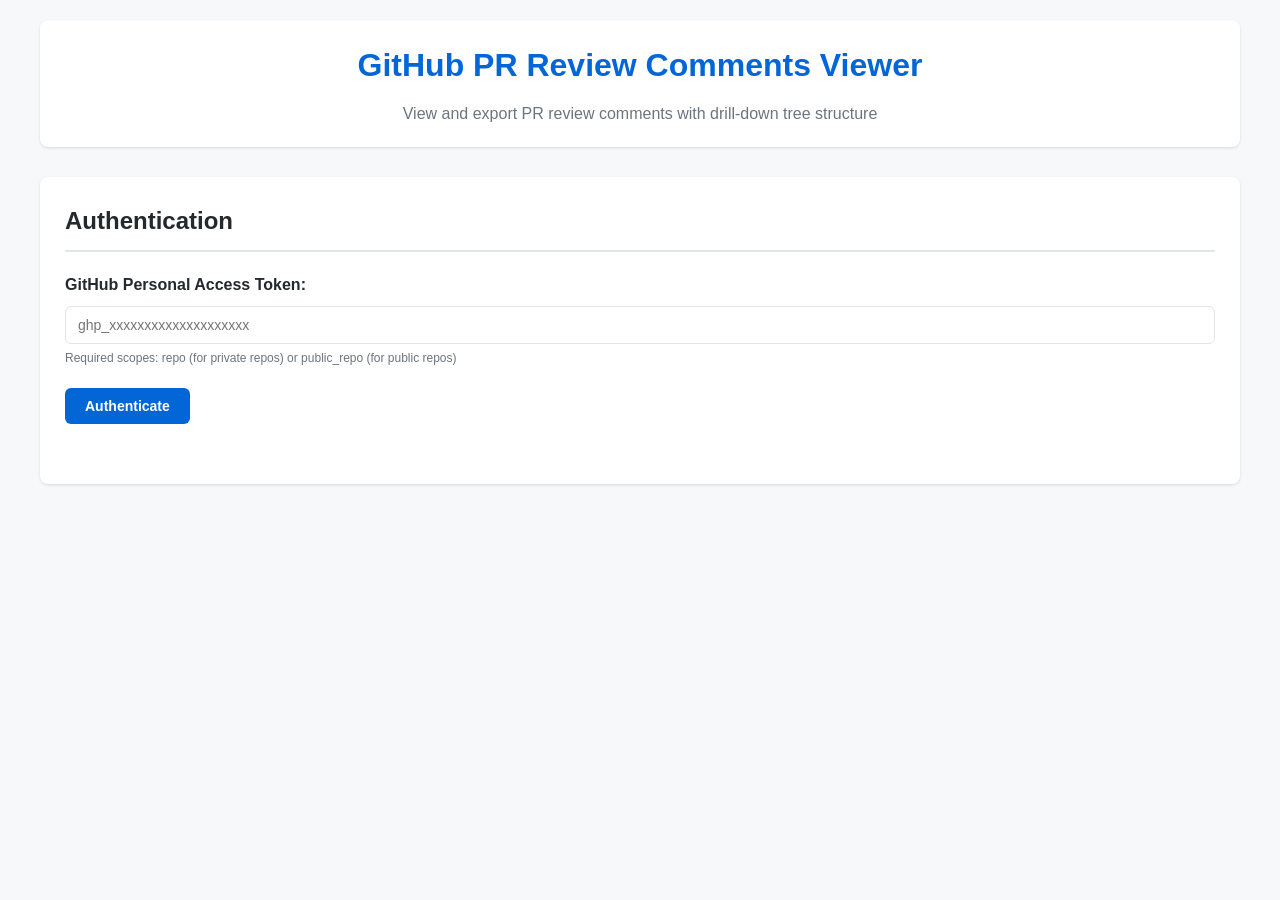
<file: index.html>
<!DOCTYPE html>
<html lang="ja">
<head>
    <meta charset="UTF-8">
    <meta name="viewport" content="width=device-width, initial-scale=1.0">
    <title>GitHub PR Review Comments Viewer</title>
    <link rel="stylesheet" href="css/styles.css">
</head>
<body>
    <div class="container">
        <header>
            <h1>GitHub PR Review Comments Viewer</h1>
            <p class="subtitle">View and export PR review comments with drill-down tree structure</p>
        </header>

        <!-- Authentication Section -->
        <section id="auth-section" class="card">
            <h2>Authentication</h2>
            <div class="form-group">
                <label for="github-token">GitHub Personal Access Token:</label>
                <input type="password" id="github-token" placeholder="ghp_xxxxxxxxxxxxxxxxxxxx" autocomplete="off">
                <small>Required scopes: repo (for private repos) or public_repo (for public repos)</small>
            </div>
            <button id="auth-btn" class="btn btn-primary">Authenticate</button>
            <div id="auth-status" class="status-message"></div>
        </section>

        <!-- Filter Panel -->
        <section id="filter-panel" class="card" style="display:none;">
            <h2>Filters</h2>
            
            <div class="form-group">
                <label for="repo-input">Repository (owner/repo):</label>
                <input type="text" id="repo-input" placeholder="facebook/react" required>
            </div>

            <div class="form-row">
                <div class="form-group">
                    <label for="start-date">Start Date:</label>
                    <input type="date" id="start-date">
                </div>
                <div class="form-group">
                    <label for="end-date">End Date:</label>
                    <input type="date" id="end-date">
                </div>
            </div>

            <div class="form-group">
                <label>Keyword Filters:</label>
                <div id="keyword-filters" class="checkbox-group">
                    <label class="checkbox-label">
                        <input type="checkbox" value="DEV" class="keyword-checkbox"> DEV
                    </label>
                    <label class="checkbox-label">
                        <input type="checkbox" value="DESIGN" class="keyword-checkbox"> DESIGN
                    </label>
                    <label class="checkbox-label">
                        <input type="checkbox" value="SEC" class="keyword-checkbox"> SEC
                    </label>
                    <label class="checkbox-label">
                        <input type="checkbox" value="TEST" class="keyword-checkbox"> TEST
                    </label>
                    <label class="checkbox-label">
                        <input type="checkbox" value="PERF" class="keyword-checkbox"> PERF
                    </label>
                </div>
                <input type="text" id="custom-keyword" placeholder="Add custom keywords (comma-separated)">
            </div>

            <button id="fetch-btn" class="btn btn-primary">Fetch Comments</button>
            <button id="logout-btn" class="btn btn-secondary">Logout</button>
        </section>

        <!-- Results Section -->
        <section id="results-section" class="card" style="display:none;">
            <div class="results-header">
                <h2>Results</h2>
                <div class="results-actions">
                    <span id="comment-count" class="comment-count"></span>
                    <button id="export-csv-btn" class="btn btn-success">📥 Download CSV</button>
                </div>
            </div>

            <div id="loading" class="loading" style="display:none;">
                <div class="spinner"></div>
                <p>Fetching PR review comments...</p>
                <p id="progress-text" class="progress-text"></p>
            </div>

            <div id="error-message" class="error-message" style="display:none;"></div>

            <div id="comments-container" class="comments-container"></div>
        </section>
    </div>

    <script type="module" src="js/app.js"></script>
</body>
</html>
</file>
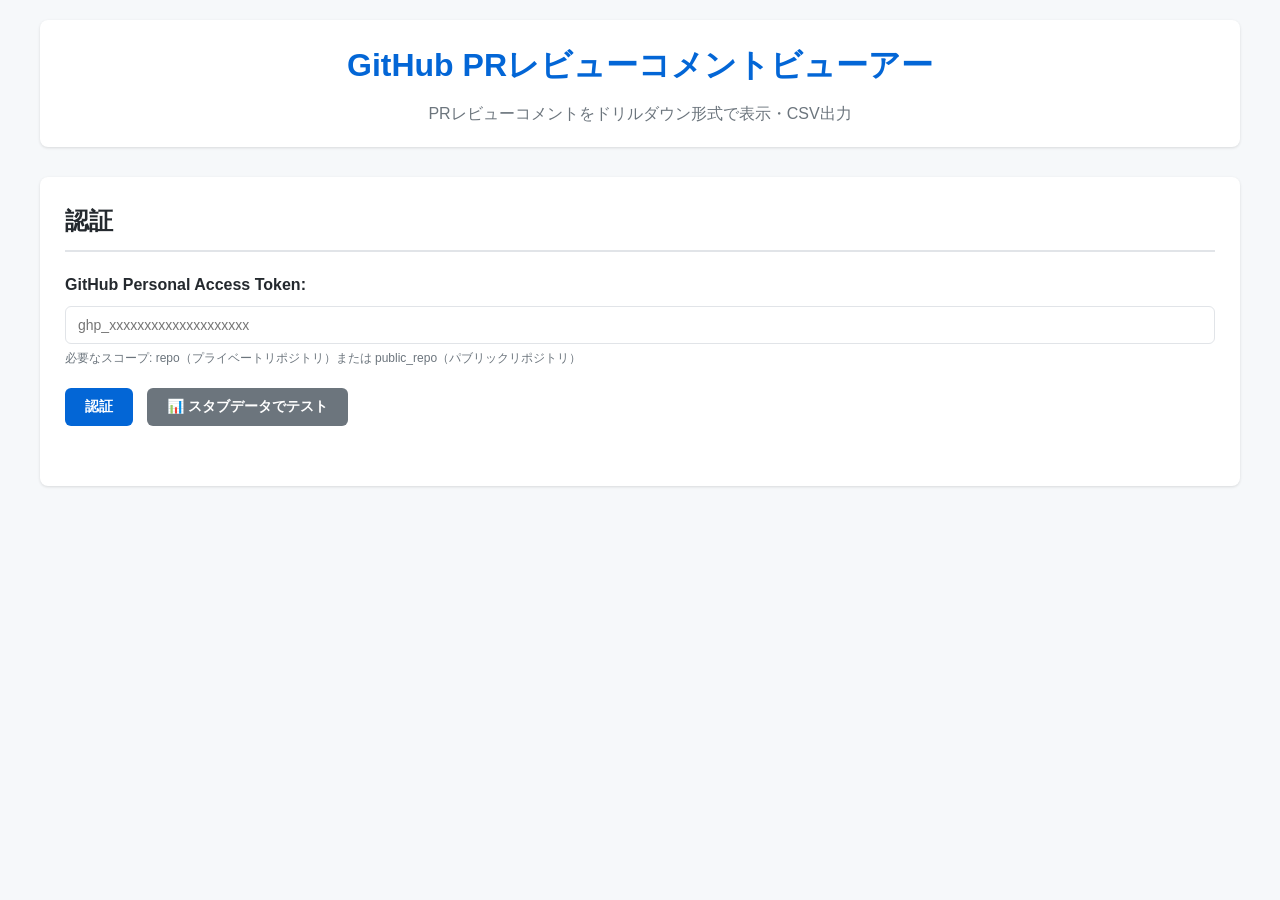
<file: index-standalone.html>
<!DOCTYPE html>
<html lang="ja">
<head>
    <meta charset="UTF-8">
    <meta name="viewport" content="width=device-width, initial-scale=1.0">
    <title>GitHub PRレビューコメントビューアー</title>
    <meta name="version" content="2.0.1">
    <meta http-equiv="Cache-Control" content="no-cache, no-store, must-revalidate">
    <meta http-equiv="Pragma" content="no-cache">
    <meta http-equiv="Expires" content="0">
    <link rel="stylesheet" href="css/styles.css?v=2.0.1">
</head>
<body>
    <div class="container">
        <header>
            <h1>GitHub PRレビューコメントビューアー</h1>
            <p class="subtitle">PRレビューコメントをドリルダウン形式で表示・CSV出力</p>
        </header>

        <!-- Authentication Section -->
        <section id="auth-section" class="card">
            <h2>認証</h2>
            <div class="form-group">
                <label for="github-token">GitHub Personal Access Token:</label>
                <input type="password" id="github-token" placeholder="ghp_xxxxxxxxxxxxxxxxxxxx" autocomplete="off">
                <small>必要なスコープ: repo（プライベートリポジトリ）または public_repo（パブリックリポジトリ）</small>
            </div>
            <button id="auth-btn" class="btn btn-primary">認証</button>
            <button id="use-stub-data-btn" class="btn btn-secondary">📊 スタブデータでテスト</button>
            <div id="auth-status" class="status-message"></div>
        </section>

        <!-- Filter Panel -->
        <section id="filter-panel" class="card" style="display:none;">
            <h2>フィルター</h2>
            
            <div class="form-group">
                <label for="repo-input">リポジトリ (owner/repo または GitHub URL):</label>
                <input type="text" id="repo-input" placeholder="facebook/react" required>
            </div>

            <div class="form-row">
                <div class="form-group">
                    <label for="start-date">開始日:</label>
                    <input type="date" id="start-date">
                </div>
                <div class="form-group">
                    <label for="end-date">終了日:</label>
                    <input type="date" id="end-date">
                </div>
            </div>

            <div class="form-group">
                <label>キーワードフィルター:</label>
                <div id="keyword-filters" class="checkbox-group">
                    <label class="checkbox-label">
                        <input type="checkbox" value="DEV" class="keyword-checkbox"> DEV
                    </label>
                    <label class="checkbox-label">
                        <input type="checkbox" value="DESIGN" class="keyword-checkbox"> DESIGN
                    </label>
                    <label class="checkbox-label">
                        <input type="checkbox" value="SEC" class="keyword-checkbox"> SEC
                    </label>
                    <label class="checkbox-label">
                        <input type="checkbox" value="TEST" class="keyword-checkbox"> TEST
                    </label>
                    <label class="checkbox-label">
                        <input type="checkbox" value="PERF" class="keyword-checkbox"> PERF
                    </label>
                </div>
                <input type="text" id="custom-keyword" placeholder="カスタムキーワードを追加（カンマ区切り）">
            </div>

            <button id="fetch-btn" class="btn btn-primary">コメント取得</button>
            <button id="logout-btn" class="btn btn-secondary">ログアウト</button>
        </section>

        <!-- Results Section -->
        <section id="results-section" class="card" style="display:none;">
            <div class="results-header">
                <h2>検索結果</h2>
                <div class="results-actions">
                    <span id="comment-count" class="comment-count"></span>
                    <button id="bi-dashboard-btn" class="btn btn-primary">📊 BIダッシュボード</button>
                    <button id="export-csv-btn" class="btn btn-success">📥 CSVダウンロード</button>
                </div>
            </div>

            <div id="loading" class="loading" style="display:none;">
                <div class="spinner"></div>
                <p>PRレビューコメントを取得中...</p>
                <p id="progress-text" class="progress-text"></p>
            </div>

            <div id="error-message" class="error-message" style="display:none;"></div>

            <div id="comments-container" class="comments-container"></div>
        </section>

        <!-- BI Dashboard Section -->
        <section id="bi-dashboard-section" class="card" style="display:none;">
            <div class="bi-header">
                <h2>📊 BIダッシュボード</h2>
                <button id="back-to-results-btn" class="btn btn-secondary">← 検索結果に戻る</button>
            </div>

            <!-- BI Menu -->
            <div id="bi-menu" class="bi-menu">
                <h3>分析メニュー</h3>
                <div class="bi-menu-grid">
                    <button class="bi-menu-item active" data-bi-view="category-ranking">
                        <span class="bi-icon">📊</span>
                        <span class="bi-title">工程別指摘件数ランキング</span>
                        <span class="bi-desc">DEV, DESIGN, SEC, TEST, PERFの分類</span>
                    </button>
                    <button class="bi-menu-item disabled" data-bi-view="coming-soon-1">
                        <span class="bi-icon">📈</span>
                        <span class="bi-title">今後追加予定</span>
                        <span class="bi-desc">新しい分析機能</span>
                    </button>
                    <button class="bi-menu-item disabled" data-bi-view="coming-soon-2">
                        <span class="bi-icon">📉</span>
                        <span class="bi-title">今後追加予定</span>
                        <span class="bi-desc">新しい分析機能</span>
                    </button>
                </div>
            </div>

            <!-- KPI Cards -->
            <div id="kpi-cards" class="kpi-cards">
                <div class="kpi-card">
                    <div class="kpi-icon">📋</div>
                    <div class="kpi-content">
                        <div class="kpi-label">総PR数</div>
                        <div class="kpi-value" id="kpi-total-prs">0</div>
                    </div>
                </div>
                <div class="kpi-card">
                    <div class="kpi-icon">💬</div>
                    <div class="kpi-content">
                        <div class="kpi-label">レビューコメント数</div>
                        <div class="kpi-value" id="kpi-total-comments">0</div>
                    </div>
                </div>
                <div class="kpi-card">
                    <div class="kpi-icon">⚠️</div>
                    <div class="kpi-content">
                        <div class="kpi-label">指摘コメント数</div>
                        <div class="kpi-value" id="kpi-issue-comments">0</div>
                    </div>
                </div>
                <div class="kpi-card">
                    <div class="kpi-icon">📊</div>
                    <div class="kpi-content">
                        <div class="kpi-label">1PRあたり平均指摘数</div>
                        <div class="kpi-value" id="kpi-avg-issues">0.0</div>
                    </div>
                </div>
            </div>

            <!-- BI Content Area -->
            <div id="bi-content" class="bi-content">
                <!-- Category Ranking View -->
                <div id="category-ranking-view" class="bi-view active">
                    <h3>工程別指摘件数ランキング</h3>
                    <div id="category-chart" class="chart-container"></div>
                </div>

                <!-- Placeholder for future BI views -->
                <div id="coming-soon-view" class="bi-view" style="display:none;">
                    <div class="empty-state">
                        <div class="empty-state-icon">🚧</div>
                        <div class="empty-state-text">この機能は今後追加予定です</div>
                    </div>
                </div>
            </div>
        </section>
    </div>

    <script>
        // ============================================================================
        // GitHub API Service
        // ============================================================================
        class GitHubAPI {
            constructor(token) {
                this.token = token;
                this.baseUrl = 'https://api.github.com';
                this.headers = {
                    'Authorization': `token ${token}`,
                    'Accept': 'application/vnd.github.v3+json'
                };
            }

            async validateToken() {
                try {
                    const response = await fetch(`${this.baseUrl}/user`, {
                        headers: this.headers
                    });

                    if (!response.ok) {
                        throw new Error('トークンが無効か、認証に失敗しました');
                    }

                    const data = await response.json();
                    return {
                        valid: true,
                        user: data.login,
                        rateLimit: {
                            limit: response.headers.get('X-RateLimit-Limit'),
                            remaining: response.headers.get('X-RateLimit-Remaining'),
                            reset: response.headers.get('X-RateLimit-Reset')
                        }
                    };
                } catch (error) {
                    return {
                        valid: false,
                        error: error.message
                    };
                }
            }

            async fetchPullRequests(owner, repo, startDate, endDate) {
                const allPRs = [];
                let page = 1;
                const perPage = 100;

                try {
                    console.log(`Fetching PRs for ${owner}/${repo}`);
                    console.log(`Date filter: ${startDate} to ${endDate}`);
                    
                    while (true) {
                        const url = `${this.baseUrl}/repos/${owner}/${repo}/pulls?state=all&page=${page}&per_page=${perPage}&sort=created&direction=desc`;
                        console.log(`Fetching page ${page}...`);
                        const response = await fetch(url, { headers: this.headers });

                        if (!response.ok) {
                            if (response.status === 404) {
                                throw new Error('リポジトリが見つかりません。owner/repo形式を確認してください。');
                            }
                            throw new Error(`Pull Requestの取得に失敗しました: ${response.statusText}`);
                        }

                        const prs = await response.json();
                        console.log(`Page ${page}: Got ${prs.length} PRs`);
                        
                        if (prs.length === 0) break;

                        // Log first PR for debugging
                        if (page === 1 && prs.length > 0) {
                            console.log('First PR:', {
                                number: prs[0].number,
                                title: prs[0].title,
                                created_at: prs[0].created_at,
                                state: prs[0].state
                            });
                        }

                        const filteredPRs = prs.filter(pr => {
                            const prDate = new Date(pr.created_at);
                            const start = startDate ? new Date(startDate) : new Date('2000-01-01');
                            const end = endDate ? new Date(endDate) : new Date();
                            end.setHours(23, 59, 59, 999);
                            
                            const inRange = prDate >= start && prDate <= end;
                            
                            if (!inRange && page === 1) {
                                console.log(`PR #${pr.number} created ${pr.created_at} is outside range`);
                            }
                            
                            return inRange;
                        });

                        console.log(`Page ${page}: ${filteredPRs.length} PRs match date filter`);
                        allPRs.push(...filteredPRs);

                        // Stop if we've gone past the start date
                        if (prs.length < perPage || (startDate && new Date(prs[prs.length - 1].created_at) < new Date(startDate))) {
                            break;
                        }

                        page++;
                        
                        // Safety limit
                        if (page > 10) {
                            console.log('Reached page limit');
                            break;
                        }
                    }

                    console.log(`Total PRs found: ${allPRs.length}`);
                    return allPRs;
                } catch (error) {
                    console.error('Error in fetchPullRequests:', error);
                    throw error;
                }
            }

            async fetchReviews(owner, repo, prNumber) {
                try {
                    const url = `${this.baseUrl}/repos/${owner}/${repo}/pulls/${prNumber}/reviews`;
                    const response = await fetch(url, { headers: this.headers });

                    if (!response.ok) {
                        throw new Error(`PR #${prNumber}のレビュー取得に失敗しました`);
                    }

                    return await response.json();
                } catch (error) {
                    console.error(`Error fetching reviews for PR #${prNumber}:`, error);
                    return [];
                }
            }

            async fetchReviewComments(owner, repo, prNumber) {
                try {
                    const url = `${this.baseUrl}/repos/${owner}/${repo}/pulls/${prNumber}/comments`;
                    const response = await fetch(url, { headers: this.headers });

                    if (!response.ok) {
                        throw new Error(`PR #${prNumber}のコメント取得に失敗しました`);
                    }

                    return await response.json();
                } catch (error) {
                    console.error(`Error fetching comments for PR #${prNumber}:`, error);
                    return [];
                }
            }

            async fetchIssueComments(owner, repo, prNumber) {
                try {
                    const url = `${this.baseUrl}/repos/${owner}/${repo}/issues/${prNumber}/comments`;
                    const response = await fetch(url, { headers: this.headers });

                    if (!response.ok) {
                        throw new Error(`PR #${prNumber}のイシューコメント取得に失敗しました`);
                    }

                    return await response.json();
                } catch (error) {
                    console.error(`Error fetching issue comments for PR #${prNumber}:`, error);
                    return [];
                }
            }

            async fetchAllCommentsForPR(owner, repo, prNumber) {
                try {
                    const [reviews, reviewComments, issueComments] = await Promise.all([
                        this.fetchReviews(owner, repo, prNumber),
                        this.fetchReviewComments(owner, repo, prNumber),
                        this.fetchIssueComments(owner, repo, prNumber)
                    ]);

                    return {
                        reviews,
                        reviewComments,
                        issueComments
                    };
                } catch (error) {
                    console.error(`Error fetching all comments for PR #${prNumber}:`, error);
                    return {
                        reviews: [],
                        reviewComments: [],
                        issueComments: []
                    };
                }
            }
        }

        // ============================================================================
        // CSV Exporter
        // ============================================================================
        class CSVExporter {
            static escapeCSVField(field) {
                if (field === null || field === undefined) {
                    return '';
                }

                const stringField = String(field);
                
                if (stringField.includes(',') || stringField.includes('"') || stringField.includes('\n')) {
                    return `"${stringField.replace(/"/g, '""')}"`;
                }
                
                return stringField;
            }

            static generateCSV(comments) {
                const headers = [
                    'PR Number',
                    'PR Title',
                    'PR Author',
                    'PR State',
                    'PR Created Date',
                    'Comment Type',
                    'Comment Author',
                    'Comment Body',
                    'Comment Created Date',
                    'File Path',
                    'Line Number',
                    'Review State',
                    'Keywords Found'
                ];

                const rows = [headers];

                comments.forEach(comment => {
                    const row = [
                        comment.prNumber,
                        this.escapeCSVField(comment.prTitle),
                        comment.prAuthor,
                        comment.prState,
                        comment.prCreatedAt,
                        comment.commentType,
                        comment.commentAuthor,
                        this.escapeCSVField(comment.commentBody),
                        comment.commentCreatedAt,
                        this.escapeCSVField(comment.filePath || ''),
                        comment.lineNumber || '',
                        comment.reviewState || '',
                        comment.matchedKeywords.join('; ')
                    ];
                    rows.push(row);
                });

                return rows.map(row => row.join(',')).join('\n');
            }

            static downloadCSV(csvContent, filename) {
                const BOM = '\uFEFF';
                const blob = new Blob([BOM + csvContent], { type: 'text/csv;charset=utf-8;' });
                
                const link = document.createElement('a');
                const url = URL.createObjectURL(blob);
                
                link.setAttribute('href', url);
                link.setAttribute('download', filename);
                link.style.visibility = 'hidden';
                
                document.body.appendChild(link);
                link.click();
                document.body.removeChild(link);
                
                URL.revokeObjectURL(url);
            }

            static exportComments(comments) {
                if (!comments || comments.length === 0) {
                    alert('No comments to export');
                    return;
                }

                const csvContent = this.generateCSV(comments);
                const timestamp = new Date().toISOString().replace(/[:.]/g, '-').slice(0, -5);
                const filename = `pr-comments-${timestamp}.csv`;
                
                this.downloadCSV(csvContent, filename);
            }

            static formatCommentForExport(pr, comment, commentType, reviewState = null) {
                // Safely parse dates with validation
                const parsePRDate = (dateString) => {
                    if (!dateString) return new Date().toISOString();
                    const date = new Date(dateString);
                    return isNaN(date.getTime()) ? new Date().toISOString() : date.toISOString();
                };

                const parseCommentDate = (dateString) => {
                    if (!dateString) return new Date().toISOString();
                    const date = new Date(dateString);
                    return isNaN(date.getTime()) ? new Date().toISOString() : date.toISOString();
                };

                return {
                    prNumber: pr.number,
                    prTitle: pr.title,
                    prAuthor: pr.user?.login || 'Unknown',
                    prState: pr.state,
                    prCreatedAt: parsePRDate(pr.created_at),
                    commentType: commentType,
                    commentAuthor: comment.user?.login || 'Unknown',
                    commentBody: comment.body || '',
                    commentCreatedAt: parseCommentDate(comment.created_at),
                    filePath: comment.path || '',
                    lineNumber: comment.line || comment.original_line || '',
                    reviewState: reviewState,
                    matchedKeywords: comment.matchedKeywords || []
                };
            }
        }

        // ============================================================================
        // Utilities
        // ============================================================================
        class Utils {
            static formatDate(dateString) {
                if (!dateString) {
                    return 'N/A';
                }
                
                const date = new Date(dateString);
                
                // Check if date is valid
                if (isNaN(date.getTime())) {
                    console.warn('Invalid date string:', dateString);
                    return 'Invalid Date';
                }
                
                const options = {
                    year: 'numeric',
                    month: 'short',
                    day: 'numeric',
                    hour: '2-digit',
                    minute: '2-digit'
                };
                return date.toLocaleDateString('en-US', options);
            }

            static findKeywords(text, keywords) {
                if (!text || !keywords || keywords.length === 0) {
                    return [];
                }

                const foundKeywords = [];
                const lowerText = text.toLowerCase();

                keywords.forEach(keyword => {
                    const lowerKeyword = keyword.toLowerCase().trim();
                    if (lowerKeyword && lowerText.includes(lowerKeyword)) {
                        foundKeywords.push(keyword.toUpperCase());
                    }
                });

                return [...new Set(foundKeywords)];
            }

            static parseRepository(repoString) {
                let cleanString = repoString.trim();
                
                // Remove GitHub URL if present
                cleanString = cleanString.replace(/^https?:\/\/(www\.)?github\.com\//, '');
                
                // Remove .git suffix if present
                cleanString = cleanString.replace(/\.git$/, '');
                
                // Split by /
                const parts = cleanString.split('/').filter(p => p.length > 0);
                
                // Should have at least owner and repo
                if (parts.length < 2) {
                    throw new Error('リポジトリ形式が無効です。owner/repo形式またはGitHub URLを使用してください');
                }
                
                // Take the first two parts (owner and repo)
                return {
                    owner: parts[0],
                    repo: parts[1]
                };
            }

            static getDefaultDateRange() {
                const endDate = new Date();
                const startDate = new Date();
                startDate.setDate(startDate.getDate() - 30);

                return {
                    start: startDate.toISOString().split('T')[0],
                    end: endDate.toISOString().split('T')[0]
                };
            }

            static sanitizeHTML(text) {
                const div = document.createElement('div');
                div.textContent = text;
                return div.innerHTML;
            }

            static sortCommentsByDate(comments, ascending = false) {
                return comments.sort((a, b) => {
                    const dateA = new Date(a.created_at || a.commentCreatedAt);
                    const dateB = new Date(b.created_at || b.commentCreatedAt);
                    
                    // Handle invalid dates
                    const timeA = dateA.getTime();
                    const timeB = dateB.getTime();
                    
                    if (isNaN(timeA) && isNaN(timeB)) return 0;
                    if (isNaN(timeA)) return 1;
                    if (isNaN(timeB)) return -1;
                    
                    return ascending ? timeA - timeB : timeB - timeA;
                });
            }

            static validateDateRange(startDate, endDate) {
                if (!startDate || !endDate) {
                    return { valid: true };
                }

                const start = new Date(startDate);
                const end = new Date(endDate);

                if (start > end) {
                    return {
                        valid: false,
                        error: '開始日は終了日より前である必要があります'
                    };
                }

                return { valid: true };
            }

            static debounce(func, wait) {
                let timeout;
                return function executedFunction(...args) {
                    const later = () => {
                        clearTimeout(timeout);
                        func(...args);
                    };
                    clearTimeout(timeout);
                    timeout = setTimeout(later, wait);
                };
            }
        }

        // ============================================================================
        // Main Application
        // ============================================================================
        class App {
            constructor() {
                this.githubApi = null;
                this.allComments = [];
                this.filteredComments = [];
                this.currentKeywords = [];
                
                this.initializeElements();
                this.attachEventListeners();
                this.initializeDateRange();
            }

            initializeElements() {
                this.authSection = document.getElementById('auth-section');
                this.githubTokenInput = document.getElementById('github-token');
                this.authBtn = document.getElementById('auth-btn');
                this.authStatus = document.getElementById('auth-status');

                this.filterPanel = document.getElementById('filter-panel');
                this.repoInput = document.getElementById('repo-input');
                this.startDateInput = document.getElementById('start-date');
                this.endDateInput = document.getElementById('end-date');
                this.keywordCheckboxes = document.querySelectorAll('.keyword-checkbox');
                this.customKeywordInput = document.getElementById('custom-keyword');
                this.fetchBtn = document.getElementById('fetch-btn');
                this.logoutBtn = document.getElementById('logout-btn');

                this.resultsSection = document.getElementById('results-section');
                this.exportCsvBtn = document.getElementById('export-csv-btn');
                this.loading = document.getElementById('loading');
                this.errorMessage = document.getElementById('error-message');
                this.commentsContainer = document.getElementById('comments-container');
                this.commentCount = document.getElementById('comment-count');
                this.progressText = document.getElementById('progress-text');

                // BI Dashboard elements
                this.biDashboardBtn = document.getElementById('bi-dashboard-btn');
                this.biDashboardSection = document.getElementById('bi-dashboard-section');
                this.backToResultsBtn = document.getElementById('back-to-results-btn');
                this.biMenuItems = document.querySelectorAll('.bi-menu-item');
                this.biViews = document.querySelectorAll('.bi-view');
                
                // Stub data button
                this.useStubDataBtn = document.getElementById('use-stub-data-btn');
            }

            attachEventListeners() {
                this.authBtn.addEventListener('click', () => this.handleAuthentication());
                this.githubTokenInput.addEventListener('keypress', (e) => {
                    if (e.key === 'Enter') this.handleAuthentication();
                });

                this.fetchBtn.addEventListener('click', () => this.handleFetchComments());
                this.logoutBtn.addEventListener('click', () => this.handleLogout());
                this.exportCsvBtn.addEventListener('click', () => this.handleExportCSV());

                this.keywordCheckboxes.forEach(checkbox => {
                    checkbox.addEventListener('change', () => this.updateKeywordFilter());
                });
                this.customKeywordInput.addEventListener('input',
                    Utils.debounce(() => this.updateKeywordFilter(), 500)
                );

                // BI Dashboard event listeners
                this.biDashboardBtn.addEventListener('click', () => this.showBIDashboard());
                this.backToResultsBtn.addEventListener('click', () => this.showResults());
                
                this.biMenuItems.forEach(item => {
                    item.addEventListener('click', (e) => {
                        if (!item.classList.contains('disabled')) {
                            this.switchBIView(item.dataset.biView);
                        }
                    });
                });

                // Stub data button
                this.useStubDataBtn.addEventListener('click', () => this.loadStubData());
            }

            initializeDateRange() {
                const dateRange = Utils.getDefaultDateRange();
                this.startDateInput.value = dateRange.start;
                this.endDateInput.value = dateRange.end;
            }

            async handleAuthentication() {
                const token = this.githubTokenInput.value.trim();

                if (!token) {
                    this.showAuthStatus('Please enter a GitHub Personal Access Token', 'error');
                    return;
                }

                this.authBtn.disabled = true;
                this.authBtn.textContent = 'Authenticating...';

                try {
                    this.githubApi = new GitHubAPI(token);
                    const result = await this.githubApi.validateToken();

                    if (result.valid) {
                        sessionStorage.setItem('github_token', token);
                        
                        this.showAuthStatus(`✓ Authenticated as ${result.user}`, 'success');
                        this.authSection.style.display = 'none';
                        this.filterPanel.style.display = 'block';
                    } else {
                        this.showAuthStatus(`✗ Authentication failed: ${result.error}`, 'error');
                        this.authBtn.disabled = false;
                        this.authBtn.textContent = 'Authenticate';
                    }
                } catch (error) {
                    this.showAuthStatus(`✗ Error: ${error.message}`, 'error');
                    this.authBtn.disabled = false;
                    this.authBtn.textContent = 'Authenticate';
                }
            }

            showAuthStatus(message, type) {
                this.authStatus.textContent = message;
                this.authStatus.className = `status-message ${type}`;
                this.authStatus.style.display = 'block';
            }

            handleLogout() {
                sessionStorage.removeItem('github_token');
                this.githubApi = null;
                this.allComments = [];
                this.filteredComments = [];
                
                this.githubTokenInput.value = '';
                this.authStatus.style.display = 'none';
                this.filterPanel.style.display = 'none';
                this.resultsSection.style.display = 'none';
                this.authSection.style.display = 'block';
                this.authBtn.disabled = false;
                this.authBtn.textContent = 'Authenticate';
            }

            async handleFetchComments() {
                const repoString = this.repoInput.value.trim();
                const startDate = this.startDateInput.value;
                const endDate = this.endDateInput.value;

                if (!repoString) {
                    this.showError('Please enter a repository (owner/repo format)');
                    return;
                }

                const dateValidation = Utils.validateDateRange(startDate, endDate);
                if (!dateValidation.valid) {
                    this.showError(dateValidation.error);
                    return;
                }

                try {
                    const { owner, repo } = Utils.parseRepository(repoString);
                    
                    this.showLoading(true);
                    this.hideError();
                    this.resultsSection.style.display = 'block';
                    this.commentsContainer.innerHTML = '';

                    this.updateProgress('Fetching pull requests...');
                    const pullRequests = await this.githubApi.fetchPullRequests(owner, repo, startDate, endDate);
                    
                    console.log(`Fetched ${pullRequests.length} PRs`);
                    console.log('Date range:', startDate, 'to', endDate);
                    if (pullRequests.length > 0) {
                        console.log('First PR created:', pullRequests[0].created_at);
                        console.log('First PR updated:', pullRequests[0].updated_at);
                    }
                    
                    if (pullRequests.length === 0) {
                        this.showLoading(false);
                        this.showError(`No pull requests found in the specified date range (${startDate} to ${endDate}). Try expanding the date range or check if the repository has any PRs.`);
                        return;
                    }

                    this.updateProgress(`Found ${pullRequests.length} pull requests. Fetching comments...`);

                    this.allComments = [];
                    for (let i = 0; i < pullRequests.length; i++) {
                        const pr = pullRequests[i];
                        this.updateProgress(`Processing PR #${pr.number} (${i + 1}/${pullRequests.length})...`);

                        const { reviews, reviewComments, issueComments } = 
                            await this.githubApi.fetchAllCommentsForPR(owner, repo, pr.number);

                        reviews.forEach(review => {
                            if (review.body) {
                                const comment = CSVExporter.formatCommentForExport(
                                    pr, review, 'Review', review.state
                                );
                                comment.matchedKeywords = Utils.findKeywords(review.body, this.currentKeywords);
                                this.allComments.push(comment);
                            }
                        });

                        reviewComments.forEach(comment => {
                            const formattedComment = CSVExporter.formatCommentForExport(
                                pr, comment, 'Review Comment'
                            );
                            formattedComment.matchedKeywords = Utils.findKeywords(comment.body, this.currentKeywords);
                            this.allComments.push(formattedComment);
                        });

                        issueComments.forEach(comment => {
                            const formattedComment = CSVExporter.formatCommentForExport(
                                pr, comment, 'Issue Comment'
                            );
                            formattedComment.matchedKeywords = Utils.findKeywords(comment.body, this.currentKeywords);
                            this.allComments.push(formattedComment);
                        });
                    }

                    this.showLoading(false);
                    
                    console.log(`Total comments fetched: ${this.allComments.length}`);
                    
                    if (this.allComments.length === 0) {
                        this.showError('No comments found in the selected pull requests. The PRs may not have any review comments yet.');
                        return;
                    }
                    
                    this.applyFilters();
                    this.renderComments();

                } catch (error) {
                    this.showLoading(false);
                    this.showError(`Error: ${error.message}`);
                    console.error('Fetch error:', error);
                }
            }

            updateKeywordFilter() {
                const keywords = [];

                this.keywordCheckboxes.forEach(checkbox => {
                    if (checkbox.checked) {
                        keywords.push(checkbox.value);
                    }
                });

                const customKeywords = this.customKeywordInput.value
                    .split(',')
                    .map(k => k.trim())
                    .filter(k => k.length > 0);

                this.currentKeywords = [...keywords, ...customKeywords];

                this.allComments.forEach(comment => {
                    comment.matchedKeywords = Utils.findKeywords(comment.commentBody, this.currentKeywords);
                });

                this.applyFilters();
                this.renderComments();
            }

            applyFilters() {
                if (this.currentKeywords.length === 0) {
                    this.filteredComments = [...this.allComments];
                } else {
                    this.filteredComments = this.allComments.filter(
                        comment => comment.matchedKeywords.length > 0
                    );
                }
            }

            renderComments() {
                this.commentsContainer.innerHTML = '';

                if (this.filteredComments.length === 0) {
                    this.commentsContainer.innerHTML = `
                        <div class="empty-state">
                            <div class="empty-state-icon">📭</div>
                            <div class="empty-state-text">No comments found matching your criteria</div>
                        </div>
                    `;
                    this.commentCount.textContent = '0 comments';
                    return;
                }

                const commentsByPR = {};
                this.filteredComments.forEach(comment => {
                    if (!commentsByPR[comment.prNumber]) {
                        commentsByPR[comment.prNumber] = {
                            pr: {
                                number: comment.prNumber,
                                title: comment.prTitle,
                                author: comment.prAuthor,
                                state: comment.prState,
                                createdAt: comment.prCreatedAt
                            },
                            comments: []
                        };
                    }
                    commentsByPR[comment.prNumber].comments.push(comment);
                });

                Object.values(commentsByPR).forEach(prData => {
                    const prElement = this.createPRElement(prData.pr, prData.comments);
                    this.commentsContainer.appendChild(prElement);
                });

                this.commentCount.textContent = `${this.filteredComments.length} comment${this.filteredComments.length !== 1 ? 's' : ''}`;
            }

            createPRElement(pr, comments) {
                const prDiv = document.createElement('div');
                prDiv.className = 'pr-item';

                const prHeader = document.createElement('div');
                prHeader.className = 'pr-header';
                prHeader.innerHTML = `
                    <div>
                        <div class="pr-title">
                            <span class="pr-number">#${pr.number}</span>
                            ${Utils.sanitizeHTML(pr.title)}
                        </div>
                        <div class="pr-meta">
                            by ${Utils.sanitizeHTML(pr.author)} • 
                            ${pr.state} • 
                            ${Utils.formatDate(pr.createdAt)} • 
                            ${comments.length} comment${comments.length !== 1 ? 's' : ''}
                        </div>
                    </div>
                    <span class="toggle-icon">▶</span>
                `;

                const prContent = document.createElement('div');
                prContent.className = 'pr-content';

                const sortedComments = Utils.sortCommentsByDate([...comments]);

                sortedComments.forEach(comment => {
                    const commentElement = this.createCommentElement(comment);
                    prContent.appendChild(commentElement);
                });

                prHeader.addEventListener('click', () => {
                    prDiv.classList.toggle('expanded');
                });

                prDiv.appendChild(prHeader);
                prDiv.appendChild(prContent);

                return prDiv;
            }

            createCommentElement(comment) {
                const commentDiv = document.createElement('div');
                commentDiv.className = 'comment-item';

                let reviewStateBadge = '';
                if (comment.reviewState) {
                    reviewStateBadge = `<span class="review-state ${comment.reviewState.toLowerCase().replace('_', '')}">${comment.reviewState.replace('_', ' ')}</span>`;
                }

                let keywordTags = '';
                if (comment.matchedKeywords.length > 0) {
                    keywordTags = `
                        <div class="comment-keywords">
                            ${comment.matchedKeywords.map(kw => 
                                `<span class="keyword-tag">${Utils.sanitizeHTML(kw)}</span>`
                            ).join('')}
                        </div>
                    `;
                }

                let filePath = '';
                if (comment.filePath) {
                    filePath = `<div class="comment-file">📄 ${Utils.sanitizeHTML(comment.filePath)}${comment.lineNumber ? `:${comment.lineNumber}` : ''}</div>`;
                }

                commentDiv.innerHTML = `
                    <div class="comment-header">
                        <span class="comment-author">${Utils.sanitizeHTML(comment.commentAuthor)}</span>
                        <span class="comment-date">${Utils.formatDate(comment.commentCreatedAt)}</span>
                    </div>
                    <div style="margin-bottom: 8px;">
                        <span style="font-size: 12px; color: #6c757d; font-weight: 600;">${comment.commentType}</span>
                        ${reviewStateBadge}
                    </div>
                    <div class="comment-body">${Utils.sanitizeHTML(comment.commentBody)}</div>
                    ${filePath}
                    ${keywordTags}
                `;

                return commentDiv;
            }

            handleExportCSV() {
                if (this.filteredComments.length === 0) {
                    alert('No comments to export');
                    return;
                }

                CSVExporter.exportComments(this.filteredComments);
            }

            showLoading(show) {
                this.loading.style.display = show ? 'block' : 'none';
                this.fetchBtn.disabled = show;
            }

            updateProgress(text) {
                this.progressText.textContent = text;
            }

            showError(message) {
                this.errorMessage.textContent = message;
                this.errorMessage.style.display = 'block';
            }

            hideError() {
                this.errorMessage.style.display = 'none';
            }

            // BI Dashboard Methods
            showBIDashboard() {
                this.resultsSection.style.display = 'none';
                this.biDashboardSection.style.display = 'block';
                this.calculateAndDisplayKPIs();
                this.renderCategoryRanking();
            }

            showResults() {
                this.biDashboardSection.style.display = 'none';
                this.resultsSection.style.display = 'block';
            }

            switchBIView(viewName) {
                // Update menu items
                this.biMenuItems.forEach(item => {
                    if (item.dataset.biView === viewName) {
                        item.classList.add('active');
                    } else {
                        item.classList.remove('active');
                    }
                });

                // Update views
                this.biViews.forEach(view => {
                    view.classList.remove('active');
                });

                if (viewName === 'category-ranking') {
                    document.getElementById('category-ranking-view').classList.add('active');
                    this.renderCategoryRanking();
                } else {
                    document.getElementById('coming-soon-view').classList.add('active');
                }
            }

            calculateAndDisplayKPIs() {
                // Get unique PRs
                const uniquePRs = new Set(this.allComments.map(c => c.prNumber));
                const totalPRs = uniquePRs.size;

                // Total comments
                const totalComments = this.allComments.length;

                // Issue comments (comments with keywords or review state changes_requested)
                const issueComments = this.allComments.filter(c =>
                    c.matchedKeywords.length > 0 ||
                    c.reviewState === 'CHANGES_REQUESTED'
                ).length;

                // Average issues per PR
                const avgIssues = totalPRs > 0 ? (issueComments / totalPRs).toFixed(1) : '0.0';

                // Update KPI cards
                document.getElementById('kpi-total-prs').textContent = totalPRs;
                document.getElementById('kpi-total-comments').textContent = totalComments;
                document.getElementById('kpi-issue-comments').textContent = issueComments;
                document.getElementById('kpi-avg-issues').textContent = avgIssues;
            }

            renderCategoryRanking() {
                const categories = ['DEV', 'DESIGN', 'SEC', 'TEST', 'PERF'];
                const categoryCounts = {};

                // Count comments for each category
                categories.forEach(category => {
                    categoryCounts[category] = this.allComments.filter(comment =>
                        comment.matchedKeywords.includes(category)
                    ).length;
                });

                // Sort by count
                const sortedCategories = categories.sort((a, b) =>
                    categoryCounts[b] - categoryCounts[a]
                );

                // Find max count for percentage calculation
                const maxCount = Math.max(...Object.values(categoryCounts));

                // Render chart
                const chartContainer = document.getElementById('category-chart');
                chartContainer.innerHTML = '';

                if (maxCount === 0) {
                    chartContainer.innerHTML = `
                        <div class="empty-state">
                            <div class="empty-state-icon">📊</div>
                            <div class="empty-state-text">キーワードに一致するコメントがありません</div>
                        </div>
                    `;
                    return;
                }

                sortedCategories.forEach(category => {
                    const count = categoryCounts[category];
                    const percentage = maxCount > 0 ? (count / maxCount) * 100 : 0;
                    
                    const barDiv = document.createElement('div');
                    barDiv.className = 'chart-bar';
                    barDiv.innerHTML = `
                        <div class="chart-bar-label">
                            <span>${category}</span>
                            <span class="chart-bar-count">${count}件</span>
                        </div>
                        <div class="chart-bar-track">
                            <div class="chart-bar-fill ${category.toLowerCase()}" style="width: ${percentage}%">
                                ${percentage > 15 ? count + '件' : ''}
                            </div>
                        </div>
                    `;
                    chartContainer.appendChild(barDiv);
                });
            }

            // Generate stub data for testing
            generateStubData() {
                const stubComments = [];
                const categories = ['DEV', 'DESIGN', 'SEC', 'TEST', 'PERF'];
                const authors = ['alice', 'bob', 'charlie', 'diana', 'eve'];
                const prTitles = [
                    'ログイン機能の実装',
                    'UIデザインの改善',
                    'セキュリティ脆弱性の修正',
                    'ユニットテストの追加',
                    'パフォーマンス最適化'
                ];

                // Get current date for realistic data
                const now = new Date();
                const currentYear = now.getFullYear();
                const currentMonth = now.getMonth();
                const currentDay = now.getDate();

                // Generate 5 PRs with various comments
                for (let prNum = 1; prNum <= 5; prNum++) {
                    const prTitle = prTitles[prNum - 1];
                    const prAuthor = authors[prNum % authors.length];
                    
                    // Create PR date (going back in days from today)
                    const prDate = new Date(currentYear, currentMonth, currentDay - prNum + 1);
                    const prCreatedAt = prDate.toISOString();

                    // Generate 5-15 comments per PR
                    const commentCount = Math.floor(Math.random() * 11) + 5;
                    
                    for (let i = 0; i < commentCount; i++) {
                        // Randomly assign 0-2 keywords to each comment
                        const keywordCount = Math.floor(Math.random() * 3);
                        const matchedKeywords = [];
                        
                        for (let k = 0; k < keywordCount; k++) {
                            const keyword = categories[Math.floor(Math.random() * categories.length)];
                            if (!matchedKeywords.includes(keyword)) {
                                matchedKeywords.push(keyword);
                            }
                        }

                        const commentTypes = ['Review', 'Review Comment', 'Issue Comment'];
                        const commentType = commentTypes[Math.floor(Math.random() * commentTypes.length)];
                        
                        const reviewStates = [null, 'APPROVED', 'CHANGES_REQUESTED', 'COMMENTED'];
                        const reviewState = commentType === 'Review' ? reviewStates[Math.floor(Math.random() * reviewStates.length)] : null;

                        const commentBodies = [
                            'この実装は良いですが、エラーハンドリングを追加してください。',
                            'コードレビュー: 変数名をより明確にすることを推奨します。',
                            'セキュリティ上の懸念: XSS対策が必要です。',
                            'テストケースを追加してください。',
                            'パフォーマンスの改善が必要です。ループを最適化してください。',
                            'デザインガイドラインに従ってください。',
                            '良い実装です！承認します。',
                            'ドキュメントを更新してください。',
                            'この変更により既存の機能に影響がないか確認してください。',
                            'コードの可読性を向上させるためにリファクタリングを検討してください。'
                        ];

                        const filePaths = [
                            'src/components/Login.js',
                            'src/utils/validation.js',
                            'src/styles/main.css',
                            'tests/unit/login.test.js',
                            'src/api/auth.js'
                        ];

                        // Create comment date (same day as PR or slightly after)
                        const commentDate = new Date(prDate);
                        commentDate.setHours(Math.floor(Math.random() * 24));
                        commentDate.setMinutes(Math.floor(Math.random() * 60));
                        commentDate.setSeconds(Math.floor(Math.random() * 60));

                        stubComments.push({
                            prNumber: prNum,
                            prTitle: prTitle,
                            prAuthor: prAuthor,
                            prState: Math.random() > 0.3 ? 'closed' : 'open',
                            prCreatedAt: prCreatedAt,
                            commentType: commentType,
                            commentAuthor: authors[Math.floor(Math.random() * authors.length)],
                            commentBody: commentBodies[Math.floor(Math.random() * commentBodies.length)],
                            commentCreatedAt: commentDate.toISOString(),
                            filePath: Math.random() > 0.3 ? filePaths[Math.floor(Math.random() * filePaths.length)] : '',
                            lineNumber: Math.random() > 0.5 ? Math.floor(Math.random() * 100) + 1 : '',
                            reviewState: reviewState,
                            matchedKeywords: matchedKeywords
                        });
                    }
                }

                return stubComments;
            }

            loadStubData() {
                console.log('=== loadStubData() called ===');
                
                // Generate stub data
                this.allComments = this.generateStubData();
                console.log('Generated stub comments:', this.allComments.length);
                
                // Log first comment for debugging
                if (this.allComments.length > 0) {
                    console.log('First comment sample:', {
                        prCreatedAt: this.allComments[0].prCreatedAt,
                        commentCreatedAt: this.allComments[0].commentCreatedAt,
                        prCreatedAtType: typeof this.allComments[0].prCreatedAt,
                        commentCreatedAtType: typeof this.allComments[0].commentCreatedAt
                    });
                }
                
                this.filteredComments = [...this.allComments];

                // Hide auth section and show filter panel
                this.authSection.style.display = 'none';
                this.filterPanel.style.display = 'block';
                this.resultsSection.style.display = 'block';

                // Show success message
                this.showAuthStatus('✓ スタブデータを読み込みました（テストモード）', 'success');

                // Render comments
                this.applyFilters();
                this.renderComments();

                console.log(`スタブデータ: ${this.allComments.length}件のコメントを生成しました`);
            }
        }

        // Initialize app when DOM is ready
        document.addEventListener('DOMContentLoaded', () => {
            new App();
        });
    </script>
</body>
</html>
</file>
<file: css/styles.css>
/* Reset and Base Styles */
* {
    margin: 0;
    padding: 0;
    box-sizing: border-box;
}

:root {
    --primary-color: #0366d6;
    --secondary-color: #6c757d;
    --success-color: #28a745;
    --danger-color: #dc3545;
    --warning-color: #ffc107;
    --light-bg: #f6f8fa;
    --dark-text: #24292e;
    --border-color: #e1e4e8;
    --card-shadow: 0 1px 3px rgba(0, 0, 0, 0.12);
    --hover-shadow: 0 4px 12px rgba(0, 0, 0, 0.15);
}

body {
    font-family: -apple-system, BlinkMacSystemFont, 'Segoe UI', 'Helvetica', 'Arial', sans-serif;
    line-height: 1.6;
    color: var(--dark-text);
    background-color: var(--light-bg);
    padding: 20px;
}

.container {
    max-width: 1200px;
    margin: 0 auto;
}

/* Header */
header {
    text-align: center;
    margin-bottom: 30px;
    padding: 20px;
    background: white;
    border-radius: 8px;
    box-shadow: var(--card-shadow);
}

header h1 {
    color: var(--primary-color);
    font-size: 2rem;
    margin-bottom: 10px;
}

.subtitle {
    color: var(--secondary-color);
    font-size: 1rem;
}

/* Card Styles */
.card {
    background: white;
    border-radius: 8px;
    padding: 25px;
    margin-bottom: 20px;
    box-shadow: var(--card-shadow);
    transition: box-shadow 0.3s ease;
}

.card:hover {
    box-shadow: var(--hover-shadow);
}

.card h2 {
    color: var(--dark-text);
    font-size: 1.5rem;
    margin-bottom: 20px;
    border-bottom: 2px solid var(--border-color);
    padding-bottom: 10px;
}

/* Form Styles */
.form-group {
    margin-bottom: 20px;
}

.form-group label {
    display: block;
    font-weight: 600;
    margin-bottom: 8px;
    color: var(--dark-text);
}

.form-group input[type="text"],
.form-group input[type="password"],
.form-group input[type="date"] {
    width: 100%;
    padding: 10px 12px;
    border: 1px solid var(--border-color);
    border-radius: 6px;
    font-size: 14px;
    transition: border-color 0.3s ease;
}

.form-group input:focus {
    outline: none;
    border-color: var(--primary-color);
    box-shadow: 0 0 0 3px rgba(3, 102, 214, 0.1);
}

.form-group small {
    display: block;
    margin-top: 5px;
    color: var(--secondary-color);
    font-size: 12px;
}

.form-row {
    display: grid;
    grid-template-columns: 1fr 1fr;
    gap: 15px;
}

/* Checkbox Group */
.checkbox-group {
    display: flex;
    flex-wrap: wrap;
    gap: 15px;
    margin-bottom: 10px;
}

.checkbox-label {
    display: flex;
    align-items: center;
    cursor: pointer;
    font-weight: normal;
}

.checkbox-label input[type="checkbox"] {
    margin-right: 6px;
    cursor: pointer;
    width: 18px;
    height: 18px;
}

/* Button Styles */
.btn {
    padding: 10px 20px;
    border: none;
    border-radius: 6px;
    font-size: 14px;
    font-weight: 600;
    cursor: pointer;
    transition: all 0.3s ease;
    margin-right: 10px;
}

.btn:hover {
    transform: translateY(-2px);
    box-shadow: 0 4px 8px rgba(0, 0, 0, 0.15);
}

.btn:active {
    transform: translateY(0);
}

.btn-primary {
    background-color: var(--primary-color);
    color: white;
}

.btn-primary:hover {
    background-color: #0256c7;
}

.btn-secondary {
    background-color: var(--secondary-color);
    color: white;
}

.btn-secondary:hover {
    background-color: #5a6268;
}

.btn-success {
    background-color: var(--success-color);
    color: white;
}

.btn-success:hover {
    background-color: #218838;
}

/* Status Messages */
.status-message {
    margin-top: 15px;
    padding: 10px;
    border-radius: 6px;
    font-size: 14px;
}

.status-message.success {
    background-color: #d4edda;
    color: #155724;
    border: 1px solid #c3e6cb;
}

.status-message.error {
    background-color: #f8d7da;
    color: #721c24;
    border: 1px solid #f5c6cb;
}

.error-message {
    background-color: #f8d7da;
    color: #721c24;
    border: 1px solid #f5c6cb;
    padding: 15px;
    border-radius: 6px;
    margin-bottom: 20px;
}

/* Loading Spinner */
.loading {
    text-align: center;
    padding: 40px;
}

.spinner {
    border: 4px solid var(--border-color);
    border-top: 4px solid var(--primary-color);
    border-radius: 50%;
    width: 50px;
    height: 50px;
    animation: spin 1s linear infinite;
    margin: 0 auto 20px;
}

@keyframes spin {
    0% { transform: rotate(0deg); }
    100% { transform: rotate(360deg); }
}

.progress-text {
    color: var(--secondary-color);
    font-size: 14px;
    margin-top: 10px;
}

/* Results Section */
.results-header {
    display: flex;
    justify-content: space-between;
    align-items: center;
    margin-bottom: 20px;
}

.results-header h2 {
    margin-bottom: 0;
    border-bottom: none;
    padding-bottom: 0;
}

.results-actions {
    display: flex;
    align-items: center;
    gap: 15px;
}

.comment-count {
    font-size: 14px;
    color: var(--secondary-color);
    font-weight: 600;
}

/* Comments Container */
.comments-container {
    margin-top: 20px;
}

/* PR Item */
.pr-item {
    border: 1px solid var(--border-color);
    border-radius: 6px;
    margin-bottom: 15px;
    overflow: hidden;
}

.pr-header {
    background-color: var(--light-bg);
    padding: 15px;
    cursor: pointer;
    display: flex;
    justify-content: space-between;
    align-items: center;
    transition: background-color 0.3s ease;
}

.pr-header:hover {
    background-color: #e9ecef;
}

.pr-title {
    font-weight: 600;
    color: var(--dark-text);
    flex: 1;
}

.pr-number {
    color: var(--primary-color);
    font-weight: 600;
    margin-right: 10px;
}

.pr-meta {
    font-size: 12px;
    color: var(--secondary-color);
    margin-top: 5px;
}

.toggle-icon {
    font-size: 20px;
    color: var(--secondary-color);
    transition: transform 0.3s ease;
}

.pr-item.expanded .toggle-icon {
    transform: rotate(90deg);
}

.pr-content {
    display: none;
    padding: 15px;
    background-color: white;
}

.pr-item.expanded .pr-content {
    display: block;
}

/* Comment Item */
.comment-item {
    border-left: 3px solid var(--border-color);
    padding: 12px;
    margin-bottom: 10px;
    background-color: #fafbfc;
    border-radius: 4px;
    transition: border-color 0.3s ease;
}

.comment-item:hover {
    border-left-color: var(--primary-color);
}

.comment-header {
    display: flex;
    justify-content: space-between;
    align-items: center;
    margin-bottom: 8px;
}

.comment-author {
    font-weight: 600;
    color: var(--primary-color);
}

.comment-date {
    font-size: 12px;
    color: var(--secondary-color);
}

.comment-body {
    color: var(--dark-text);
    line-height: 1.6;
    white-space: pre-wrap;
    word-wrap: break-word;
}

.comment-file {
    font-size: 12px;
    color: var(--secondary-color);
    margin-top: 8px;
    font-family: 'Courier New', monospace;
}

.comment-keywords {
    margin-top: 8px;
    display: flex;
    flex-wrap: wrap;
    gap: 5px;
}

.keyword-tag {
    display: inline-block;
    padding: 2px 8px;
    background-color: var(--primary-color);
    color: white;
    border-radius: 12px;
    font-size: 11px;
    font-weight: 600;
}

/* Review Item */
.review-item {
    margin-bottom: 15px;
    padding: 10px;
    background-color: #f1f8ff;
    border-radius: 6px;
    border-left: 3px solid var(--primary-color);
}

.review-header {
    font-weight: 600;
    color: var(--dark-text);
    margin-bottom: 8px;
}

.review-state {
    display: inline-block;
    padding: 2px 8px;
    border-radius: 12px;
    font-size: 11px;
    font-weight: 600;
    margin-left: 8px;
}

.review-state.approved {
    background-color: #28a745;
    color: white;
}

.review-state.changes_requested {
    background-color: #dc3545;
    color: white;
}

.review-state.commented {
    background-color: #6c757d;
    color: white;
}

.review-body {
    color: var(--dark-text);
    margin-top: 8px;
    font-size: 14px;
}

/* Empty State */
.empty-state {
    text-align: center;
    padding: 60px 20px;
    color: var(--secondary-color);
}

.empty-state-icon {
    font-size: 48px;
    margin-bottom: 15px;
}

.empty-state-text {
    font-size: 16px;
}

/* Responsive Design */
@media (max-width: 768px) {
    body {
        padding: 10px;
    }

    header h1 {
        font-size: 1.5rem;
    }

    .form-row {
        grid-template-columns: 1fr;
    }

    .results-header {
        flex-direction: column;
        align-items: flex-start;
        gap: 15px;
    }

    .results-actions {
        width: 100%;
        justify-content: space-between;
    }

    .checkbox-group {
        flex-direction: column;
        gap: 10px;
    }

    .btn {
        width: 100%;
        margin-right: 0;
        margin-bottom: 10px;
    }
}

/* Print Styles */
@media print {
    body {
        background-color: white;
    }

    .card {
        box-shadow: none;
        border: 1px solid var(--border-color);
    }

    .btn, #auth-section, #filter-panel {
        display: none;
    }
}

/* BI Dashboard Styles */
.bi-header {
    display: flex;
    justify-content: space-between;
    align-items: center;
    margin-bottom: 30px;
    padding-bottom: 15px;
    border-bottom: 2px solid var(--border-color);
}

.bi-header h2 {
    margin: 0;
    border: none;
    padding: 0;
}

.bi-menu {
    margin-bottom: 30px;
}

.bi-menu h3 {
    font-size: 1.2rem;
    margin-bottom: 15px;
    color: var(--dark-text);
}

.bi-menu-grid {
    display: grid;
    grid-template-columns: repeat(auto-fill, minmax(250px, 1fr));
    gap: 15px;
}

.bi-menu-item {
    display: flex;
    flex-direction: column;
    align-items: flex-start;
    padding: 20px;
    background: white;
    border: 2px solid var(--border-color);
    border-radius: 8px;
    cursor: pointer;
    transition: all 0.3s ease;
    text-align: left;
}

.bi-menu-item:not(.disabled):hover {
    border-color: var(--primary-color);
    box-shadow: var(--hover-shadow);
    transform: translateY(-2px);
}

.bi-menu-item.active {
    border-color: var(--primary-color);
    background-color: #f0f7ff;
}

.bi-menu-item.disabled {
    opacity: 0.5;
    cursor: not-allowed;
}

.bi-icon {
    font-size: 2rem;
    margin-bottom: 10px;
}

.bi-title {
    font-size: 1rem;
    font-weight: 600;
    color: var(--dark-text);
    margin-bottom: 5px;
}

.bi-desc {
    font-size: 0.85rem;
    color: var(--secondary-color);
}

/* KPI Cards */
.kpi-cards {
    display: grid;
    grid-template-columns: repeat(auto-fit, minmax(200px, 1fr));
    gap: 20px;
    margin-bottom: 30px;
}

.kpi-card {
    display: flex;
    align-items: center;
    padding: 20px;
    background: linear-gradient(135deg, #667eea 0%, #764ba2 100%);
    border-radius: 12px;
    color: white;
    box-shadow: 0 4px 6px rgba(0, 0, 0, 0.1);
    transition: transform 0.3s ease;
}

.kpi-card:hover {
    transform: translateY(-5px);
}

.kpi-card:nth-child(1) {
    background: linear-gradient(135deg, #667eea 0%, #764ba2 100%);
}

.kpi-card:nth-child(2) {
    background: linear-gradient(135deg, #f093fb 0%, #f5576c 100%);
}

.kpi-card:nth-child(3) {
    background: linear-gradient(135deg, #4facfe 0%, #00f2fe 100%);
}

.kpi-card:nth-child(4) {
    background: linear-gradient(135deg, #43e97b 0%, #38f9d7 100%);
}

.kpi-icon {
    font-size: 2.5rem;
    margin-right: 15px;
}

.kpi-content {
    flex: 1;
}

.kpi-label {
    font-size: 0.9rem;
    opacity: 0.9;
    margin-bottom: 5px;
}

.kpi-value {
    font-size: 2rem;
    font-weight: 700;
}

/* BI Content */
.bi-content {
    margin-top: 30px;
}

.bi-view {
    display: none;
}

.bi-view.active {
    display: block;
}

.bi-view h3 {
    font-size: 1.3rem;
    margin-bottom: 20px;
    color: var(--dark-text);
}

/* Chart Container */
.chart-container {
    background: white;
    padding: 20px;
    border-radius: 8px;
    border: 1px solid var(--border-color);
    min-height: 400px;
}

.chart-bar {
    margin-bottom: 20px;
}

.chart-bar-label {
    display: flex;
    justify-content: space-between;
    align-items: center;
    margin-bottom: 8px;
    font-weight: 600;
    color: var(--dark-text);
}

.chart-bar-count {
    color: var(--primary-color);
    font-size: 1.1rem;
}

.chart-bar-track {
    width: 100%;
    height: 40px;
    background-color: var(--light-bg);
    border-radius: 20px;
    overflow: hidden;
    position: relative;
}

.chart-bar-fill {
    height: 100%;
    background: linear-gradient(90deg, var(--primary-color), #667eea);
    border-radius: 20px;
    transition: width 0.8s ease;
    display: flex;
    align-items: center;
    justify-content: flex-end;
    padding-right: 15px;
    color: white;
    font-weight: 600;
    font-size: 0.9rem;
}

.chart-bar-fill.dev {
    background: linear-gradient(90deg, #667eea, #764ba2);
}

.chart-bar-fill.design {
    background: linear-gradient(90deg, #f093fb, #f5576c);
}

.chart-bar-fill.sec {
    background: linear-gradient(90deg, #4facfe, #00f2fe);
}

.chart-bar-fill.test {
    background: linear-gradient(90deg, #43e97b, #38f9d7);
}

.chart-bar-fill.perf {
    background: linear-gradient(90deg, #fa709a, #fee140);
}

/* Responsive Design for BI */
@media (max-width: 768px) {
    .kpi-cards {
        grid-template-columns: 1fr;
    }

    .bi-menu-grid {
        grid-template-columns: 1fr;
    }

    .bi-header {
        flex-direction: column;
        align-items: flex-start;
        gap: 15px;
    }

    .kpi-value {
        font-size: 1.5rem;
    }
}

/* Made with Bob */
</file>
